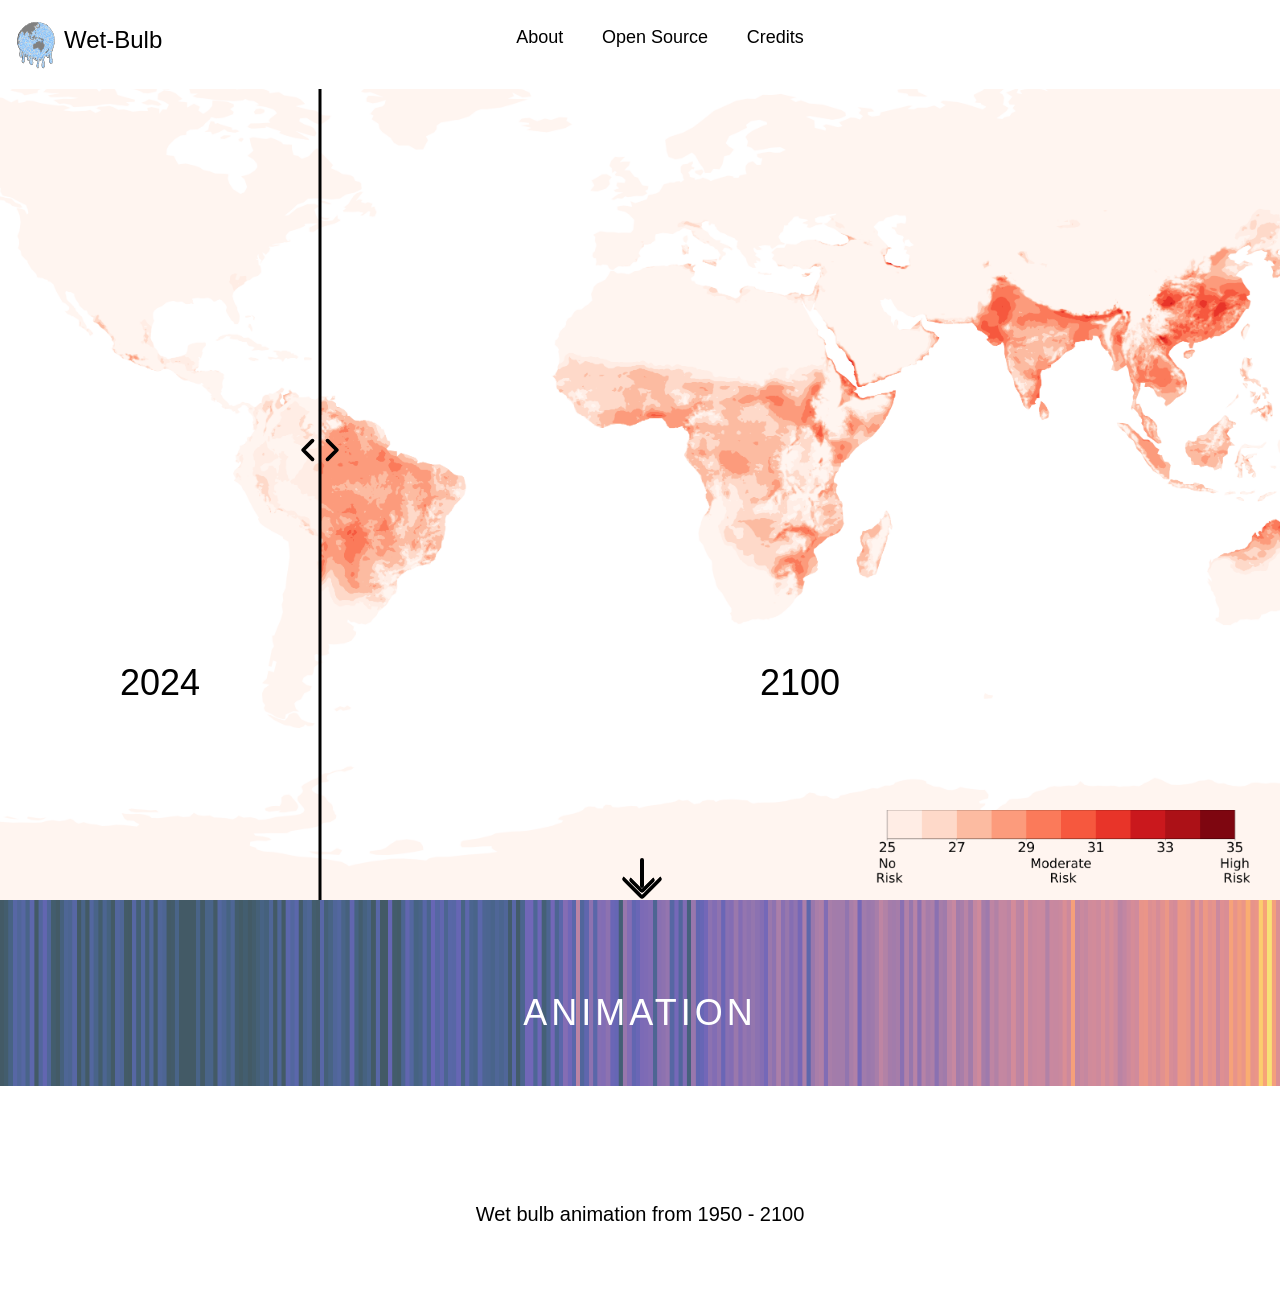
<file: website/index.html>
<!DOCTYPE html>
<html>
<head>
<title>Wet Bulb Temperature</title>
<meta charset="UTF-8">
<meta name="viewport" content="width=device-width, initial-scale=1">
<link rel="stylesheet" href="public/css/style.css">
<link rel="stylesheet" href="https://www.w3schools.com/w3css/4/w3.css">
<link rel="stylesheet" href="https://fonts.googleapis.com/css?family=Raleway">
<link rel="icon" type="image/x-icon" href="./resources/earth_melt.ico" />
</head>
<body>



<div class="w3-main">
    <header class="w3-container w3-top w3-xlarge w3-padding-16 header" style="z-index:5">
        <a href="#home" class="w3-left w3-large">
            <img src="./resources/earth_melt.svg" class="w3-left w3-round w3-image" alt="Wet-Bulb" width="40" height="40">
            <h1 class="title w3-display-topleft w3-padding-large w3-xlarge w3-text-black">Wet-Bulb</h1>
        </a>
        
        <div class="w3-center">
            <div class="w3-hide-small w3-text-black" style="height:100%;width:80vw; position:relative;display: inline">
                <a href="about.html" class="w3-button w3-large" style="height:100%;">About</a> 
                <a href="open_source.html" class="w3-button w3-large">Open Source</a> 
                <a href="credits.html" class="w3-button w3-large">Credits</a>
            </div>
        </div>
    </header>

    <div class="w3-display-container w3-animate-opacity">
        <div class="image-comparison">
            <div class="images-container">
                <div class="bgimg-1 before-image"> 
                    <h1 class="year_l w3-center">2024</h1>
                </div>
                <div class="bgimg-2 after-image">
                    <h1 class="year_r w3-center">2100</h1>
                </div>

              <div class="slider-line"></div>
              <div class="slider-icon">
                <svg
                  xmlns="http://www.w3.org/2000/svg"
                  fill="none"
                  viewBox="0 0 24 24"
                  stroke-width="1.5"
                  stroke="currentColor"
                  class="w-6 h-6"
                >
                  <path
                    stroke-linecap="round"
                    stroke-linejoin="round"
                    d="M8.25 15L12 18.75 15.75 15m-7.5-6L12 5.25 15.75 9"
                  />
                </svg>
              </div>
              <input type="range" class="slider" min="0" max="100" />
            </div>
        </div>
      
        <div class="w3-display-middle">
        </div>

        <div class="w3-display-bottomright risk_colorbar">
            <img src="./resources/colorbar_risk_temp.png" class="w3-image" alt="Wet-Bulb">
        </div>

        <div class="w3-display-bottommiddle w3-padding-large w3-large">
            <a href="#animation">
            <div class="down-arrow">             
            </div>
            </a>
        </div>

        <!-- <div class="w3-display-bottomleft w3-padding-large w3-small">
        Template by <a href="https://www.w3schools.com/w3css/default.asp" target="_blank">w3.css</a>
        </div> -->
    </div>

    <div class="bgimg-3 w3-display-container w3-opacity-min" id="animation">
        <div class="w3-display-middle">
            <span class="w3-xxlarge w3-text-white w3-wide trn">ANIMATION</span>
        </div>
        <div class="w3-display-bottomleft w3-padding-large w3-normal w3-text-white">
            Summer maxima of the wet bulb temperature from 1950 until 2100
        </div>
        </div>
        <div class="w3-content w3-container w3-padding-64">
            <h4 class="w3-center w3-text-black"> Wet bulb animation from 1950 - 2100</h4>
            <!-- <iframe width="100%" height="600px" src="https://www.youtube.com/embed/8zJ6tjJoUKo" title="YouTube video player" frameborder="0" allow="accelerometer; autoplay; clipboard-write; encrypted-media; gyroscope; picture-in-picture" allowfullscreen></iframe> -->
    </div>

</div>


<script src="./public/js/image_compare.js"></script>

</body>
</html>
</file>
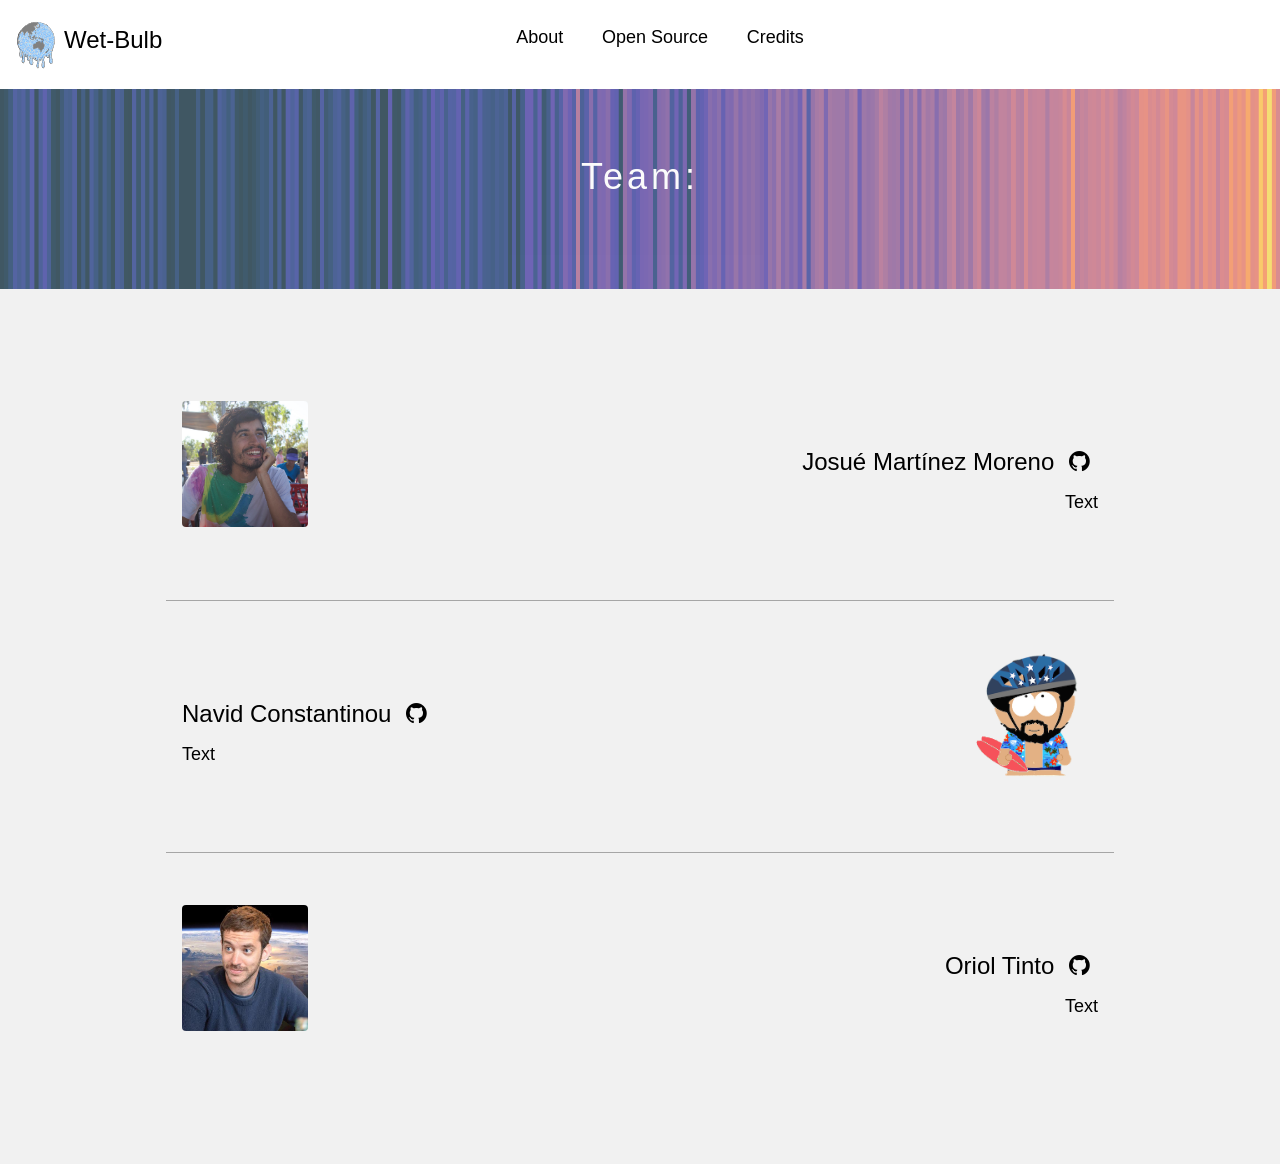
<file: website/credits.html>
<!DOCTYPE html>
<html>
<head>
<title>Wet Bulb Temperature</title>
<meta charset="UTF-8">
<meta name="viewport" content="width=device-width, initial-scale=1">
<link rel="stylesheet" href="public/css/style.css">
<link rel="stylesheet" href="https://www.w3schools.com/w3css/4/w3.css">
<link rel="stylesheet" href="https://fonts.googleapis.com/css?family=Raleway">
<link rel="shortcut icon" type="image/x-icon" href="./resources/earth_melt.ico" />
<link rel="stylesheet" href="https://use.fontawesome.com/releases/v5.7.1/css/all.css" integrity="sha384-fnmOCqbTlWIlj8LyTjo7mOUStjsKC4pOpQbqyi7RrhN7udi9RwhKkMHpvLbHG9Sr" crossorigin="anonymous">
<link rel="stylesheet" href="https://cdnjs.cloudflare.com/ajax/libs/font-awesome/4.7.0/css/font-awesome.min.css">

</head>
<body class="w3-light-grey" data-gr-c-s-loaded="true">


    <div class="w3-main">
        <header class="w3-container w3-top w3-xlarge w3-padding-16 header" style="z-index:5">
            <a href="index.html" class="w3-left w3-large">
                <img src="./resources/earth_melt.svg" class="w3-left w3-round w3-image" alt="Wet-Bulb" width="40" height="40">
                <h1 class="title w3-display-topleft w3-padding-large w3-xlarge w3-text-black">Wet-Bulb</h1>
            </a>
            
            <div class="w3-center">
                <div class="w3-hide-small w3-text-black" style="height:100%;width:80vw; position:relative;display: inline">
                    <a href="about.html" class="w3-button w3-large" style="height:100%;">About</a> 
                    <a href="open_source.html" class="w3-button w3-large">Open Source</a> 
                    <a href="credits.html" class="w3-button w3-large">Credits</a>
                </div>
            </div>
        </header>

        <div class="w3-padding-32"></div>

        <div class="w3-overlay w3-hide-large w3-animate-opacity" onclick="w3_lang_close()" style="cursor:pointer" title="close side menu" id="myOverlay"></div>            
        <!-- Fourth Parallax Image with Portfolio Text -->
        <div class="bgimg-3 w3-display-container w3-opacity-min" id="contact">
            <div class="w3-display-middle">
                <span class="w3-xxlarge w3-text-white w3-wide trn">Team:</span>
            </div>
            </div>
            <!-- Container (Contact Section) -->
            <div class="w3-content w3-container w3-padding-64" >
            <div class="w3-row w3-padding-32 w3-section">
                <div class="w3-col m2 w3-container">
                    <img src="./resources/josue.jpg" class="w3-image w3-round" style="width:100%">
                </div>
                <div class="w3-col m10 w3-panel w3-padding-16" style="text-align: right;">
                    <div class="w3-xlarge">
                        Josué Martínez Moreno 
                        <a class="noformat" href="https://github.com/josuemtzmo">
                            <i class="fa fa-github w3-hover-opacity w3-padding-16 w3-padding-small"></i>
                        </a>
                    </div>
                    <div class="w3-large">
                        Text
                    </div>
                </div>
            </div>
            <hr style="height:1px;border:none;color:#828282ab;background-color:#828282ab;">
            <div class="w3-row w3-padding-32 w3-section">
                <div class="w3-col m10 w3-panel w3-padding-16">
                    <div class="w3-xlarge">
                    Navid Constantinou
                    <a class="noformat" href="https://github.com/navidcy">
                        <i class="fa fa-github w3-hover-opacity w3-padding-16 w3-padding-small"></i>
                    </a>
                    </div>
                    <div class="w3-large">
                        Text
                    </div>
                </div>
                <div class="w3-col m2 w3-container">
                    <img src="./resources/navid.png" class="w3-image w3-round" style="width:100%">
                </div>
            </div>
            <hr style="height:1px;border:none;color:#828282ab;background-color:#828282ab;">
            <div class="w3-row w3-padding-32 w3-section" style="text-align: right;">
                <div class="w3-col m2 w3-container">
                    <img src="./resources/oriol.jpeg" class="w3-image w3-round" style="width:100%">
                </div>
                <div class="w3-col m10 w3-panel w3-padding-16"> 
                    <div class="w3-xlarge">
                    Oriol Tinto
                    <a class="noformat" href="https://github.com/orioltinto">
                        <i class="fa fa-github w3-hover-opacity w3-padding-16 w3-padding-small"></i>
                    </a>
                    </div>
                    <div class="w3-large">
                        Text
                    </div>
                </div>
            </div>
        </div>

        <!-- <div class="bgimg-3 w3-display-container w3-opacity-min" id="contact">
            <div class="w3-display-middle">
                <span class="w3-xxlarge w3-text-white w3-wide trn">Thanks to:</span>
            </div>
            </div>
            <div class="w3-content w3-container w3-padding-64" >
            <div class="w3-row w3-padding-32 w3-section">
                
            </div>

        </div> -->
    </div>

</body>
</html>
</file>
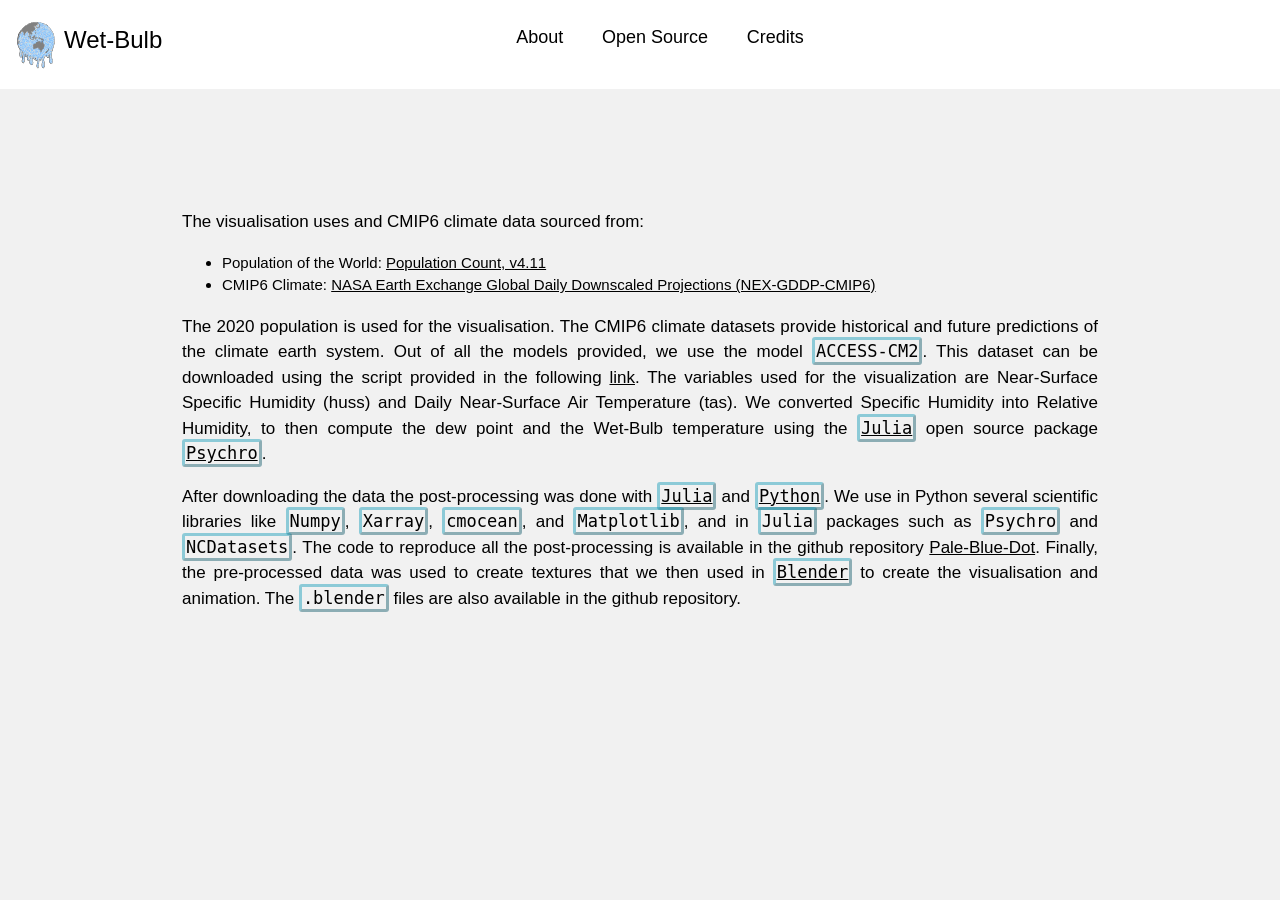
<file: website/open_source.html>
<!DOCTYPE html>
<html>
<head>
<title>Wet Bulb Temperature</title>
<meta charset="UTF-8">
<meta name="viewport" content="width=device-width, initial-scale=1">
<link rel="stylesheet" href="public/css/style.css">
<link rel="stylesheet" href="https://www.w3schools.com/w3css/4/w3.css">
<link rel="stylesheet" href="https://fonts.googleapis.com/css?family=Raleway">
<link rel="shortcut icon" type="image/x-icon" href="./resources/earth_melt.ico" />
</head>
<body class="w3-light-grey" data-gr-c-s-loaded="true">


    <div class="w3-main">
        <header class="w3-container w3-top w3-xlarge w3-padding-16 header" style="z-index:5">
            <a href="index.html" class="w3-left w3-large">
                <img src="./resources/earth_melt.svg" class="w3-left w3-round w3-image" alt="Wet-Bulb" width="40" height="40">
                <h1 class="title w3-display-topleft w3-padding-large w3-xlarge w3-text-black">Wet-Bulb</h1>
            </a>
            
            <div class="w3-center">
                <div class="w3-hide-small w3-text-black" style="height:100%;width:80vw; position:relative;display: inline">
                    <a href="about.html" class="w3-button w3-large" style="height:100%;">About</a> 
                    <a href="open_source.html" class="w3-button w3-large">Open Source</a> 
                    <a href="credits.html" class="w3-button w3-large">Credits</a>
                </div>
            </div>
        </header>

        <div class="w3-padding-64"></div>

        <div class="w3-content w3-container w3-padding-64" >

            <div class="w3-content w3-container">
                <p style="text-align:justify; font-size: 17px;">
                    The visualisation uses and CMIP6 climate data sourced from: 
                </p>
                <ul>
                    <li>
                        Population of the World: <a href="https://sedac.ciesin.columbia.edu/data/set/gpw-v4-population-count-rev11/data-download">Population Count, v4.11</a>
                    </li>
                    <li>
                        CMIP6 Climate: <a href="https://www.nccs.nasa.gov/services/data-collections/land-based-products/nex-gddp-cmip6"> NASA Earth Exchange Global Daily Downscaled Projections (NEX-GDDP-CMIP6) </a>
                    </li>
                </ul>
                <p style="text-align:justify; font-size: 17px;">
                    The 2020 population is used for the visualisation.
                    The CMIP6 climate datasets provide historical and future predictions of the climate earth system. Out of all the models provided, we use the model <code>ACCESS-CM2</code>.
                    This dataset can be downloaded using the script provided in the following <a href="https://github.com/josuemtzmo/Pale-Blue-Dot/blob/main/data/get_data.sh">link</a>. The variables used for the visualization are Near-Surface Specific Humidity (huss) and Daily Near-Surface Air Temperature (tas). We converted Specific Humidity into Relative Humidity, to then compute the dew point and the Wet-Bulb temperature using the <a href="https://julialang.org"><code>Julia</code></a> open source package <a href="https://github.com/termolivre/Psychro.jl"><code>Psychro</code></a>. 
                </p>
                
                <p style="text-align:justify; font-size: 17px;">
                    After downloading the data the post-processing was done with <a href="https://julialang.org"><code>Julia</code></a> and <a href="https://www.python.org"><code>Python</code></a>. We use in Python several scientific libraries like <code>Numpy</code>, <code>Xarray</code>, <code>cmocean</code>, and <code>Matplotlib</code>, and in <code>Julia</code> packages such as <code>Psychro</code> and <code>NCDatasets</code>. The code to reproduce all the post-processing is available in the github repository <a href="https://github.com/josuemtzmo/Pale-Blue-Dot/">Pale-Blue-Dot</a>. Finally, the pre-processed data was used to create textures that we then used in <a href="https://www.blender.org"><code>Blender</code></a> to create the visualisation and animation. The <code>.blender</code> files are also available in the github repository.    
                </p>
            </div>
        </div>

    </div>

</body>
</html>
</file>
<file: website/public/css/style.css>
body,h1,h2,h3,h4,h5,h6 {font-family: "Raleway", sans-serif;}
body, html {
  height: 100%;
  width: auto;
  color: #0095B3;
  line-height: 1.8;
}

code {
  font-family: 'Courier New', monospace;
  padding: 1px;
  border: outset #0095b36b;
  border-radius: 3px;
}

.w3-text-black{
  color: #000;
}

.header{
  background-color: #fff;
}

.title{
  left: 40px !important
}
.bgimg, .bgimg-1, .bgimg-2, .bgimg-3 {
    background-attachment: fixed;
    background-position: center;
    background-repeat: no-repeat;
    background-size: cover;
    
}

.bgimg-1 {
    min-height: 100vh;
    background-image: url('../../resources/Wet_bulb_temp_max2024.png');
    /* background-color: #2196F3; */
}

.bgimg-2 {
    min-height: 100vh;
    background-image: url('../../resources/Wet_bulb_temp_max2100.png');
    /* background-color: #103410; */
}

.bgimg-3 {
  min-height: 25vh;
  background-image: url('../../resources/WB_temp_bands.png');
  /* background-color: #103410; */
}


.year_l, .year_r {
  bottom:20%;
  position: absolute;
}

.year_l{
  width: 100%;
  left: 0;
  color: #000;
}

.year_r{
  width: 50%;
  right: 0;
  color: #000;
}

.image-comparison {
  min-width: 700px;
  overflow: hidden;
}

.image-comparison .images-container {
  position: relative;
  display: flex;
}

.image-comparison .images-container .before-image {
  position: absolute;
  top: 0;
  width: 25%;
}

.image-comparison .images-container .after-image {
  /* position: absolute; */
  top: 0;
  width: 100%;
  min-height: 100vh;
}

.image-comparison .slider {
  position: absolute;
  inset: 0;
  opacity: 0;
  cursor: pointer;
  z-index:1;
}

.image-comparison .slider-line {
  position: absolute;
  height: 100%;
  width: 3px;
  background: #000;
  left: 50%;
  transform: translateX(-50%);
  z-index:1
}

.image-comparison .slider-icon {
  position: absolute;
  left: 50%;
  top: 50%;
  width: 60px;
  height: 60px;
  color: #000;
  transform: translate(-50%, -50%) rotateZ(90deg);
}

.down-arrow {
  position: relative;
  bottom: 0px;
  left: 50%;
  width: 0;
  height: 30px;
  border: 2px solid;
  border-radius: 2px;
  color: #000;
}

.down-arrow:after {
  content: " ";
  position: absolute;
  top: 10px;
  left: -10px;
  width: 20px;
  height: 20px;
  border-bottom: 4px solid;
  border-right: 4px solid;
  border-radius: 4px;
  transform: rotateZ(45deg);
}

.down-arrow:before {
  content: " ";
  position: absolute;
  top: 4px;
  left: -15px;
  width: 30px;
  height: 30px;
  border-bottom: 4px solid;
  border-right: 4px solid;
  border-radius: 4px;
  transform: rotateZ(45deg);
}

.risk_colorbar{
  text-align: right;
  right: 0;
  margin: 15px 30px;
  z-index:0
}

.risk_colorbar img{
  max-height:75px;
}

#formula {
  max-width: 100%;
  overflow-x: auto;
}
</file>
